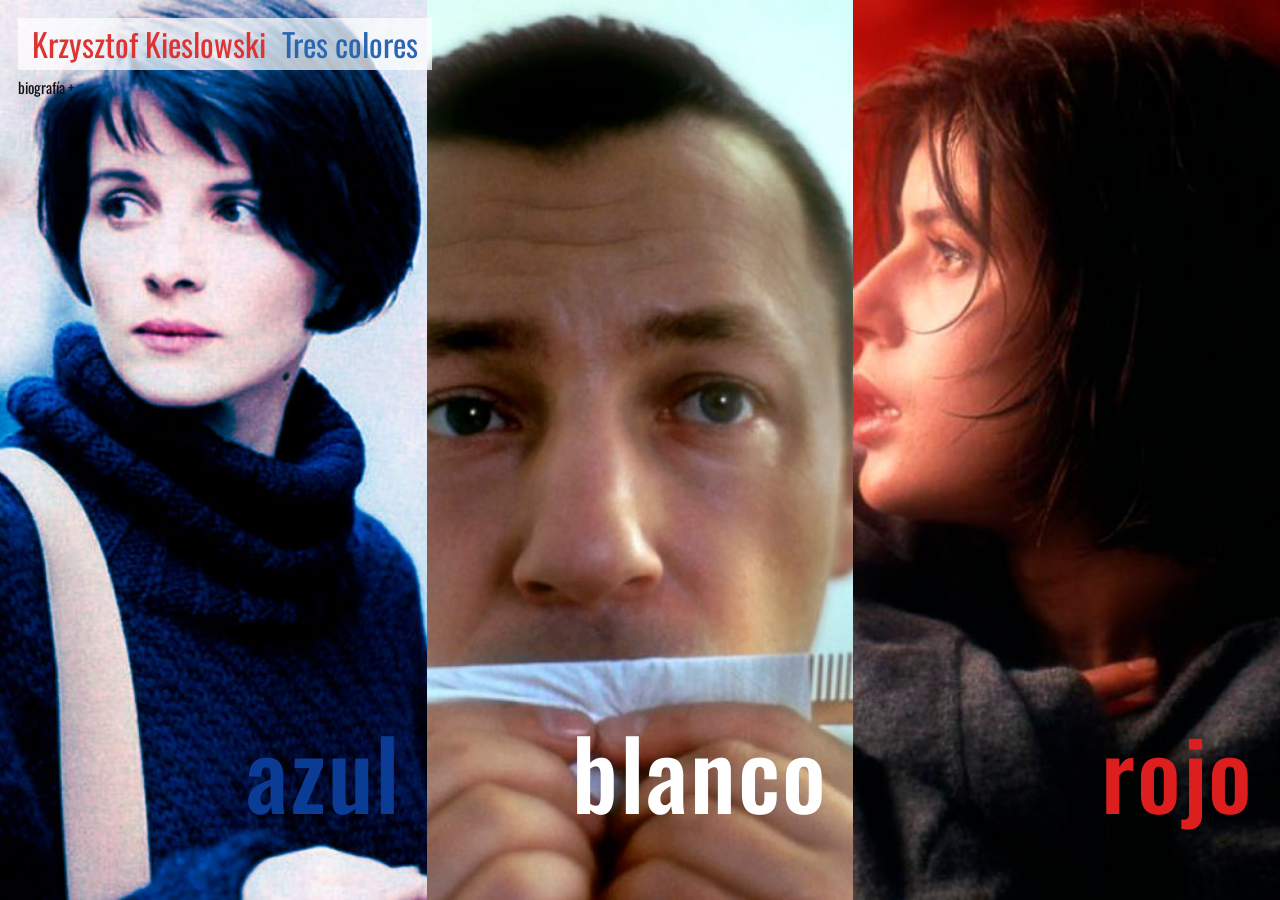
<file: index.html>
<!DOCTYPE html>
<html lang="es">
<head>
  <meta charset="UTF-8" />
  <meta name="viewport" content="width=device-width, initial-scale=1.0" />
  <title>Tres colores</title>

  <link rel="preconnect" href="https://fonts.googleapis.com">
  <link rel="preconnect" href="https://fonts.gstatic.com" crossorigin>
  <link href="https://fonts.googleapis.com/css2?family=Oswald:wght@400;500&display=swap" rel="stylesheet">

  <link rel="stylesheet" href="css/style.css" />
  <script defer src="js/app.js"></script>
</head>

<body class="home" data-page="home">
  <div id="app"></div>
</body>
</html>
</file>
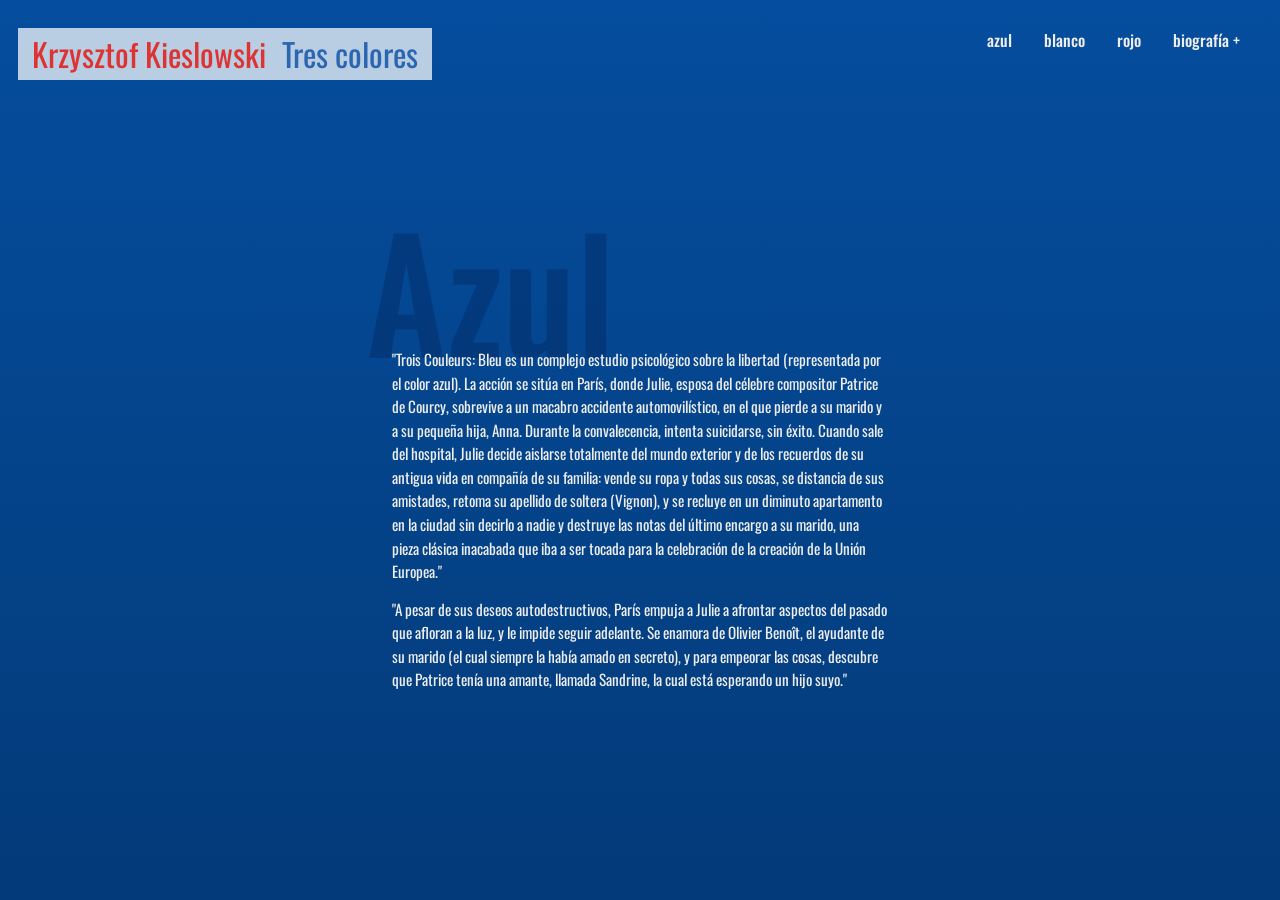
<file: azul.html>
<!DOCTYPE html>
<html lang="es">
<head>
  <meta charset="UTF-8" />
  <meta name="viewport" content="width=device-width, initial-scale=1.0" />
  <title>Azul</title>

  <link rel="preconnect" href="https://fonts.googleapis.com">
  <link rel="preconnect" href="https://fonts.gstatic.com" crossorigin>
  <link href="https://fonts.googleapis.com/css2?family=Oswald:wght@400;500&display=swap" rel="stylesheet">

  <link rel="stylesheet" href="css/style.css" />
  <script defer src="js/app.js"></script>
</head>

<body class="seccion" data-page="azul">
  <div id="app"></div>
</body>
</html>
</file>
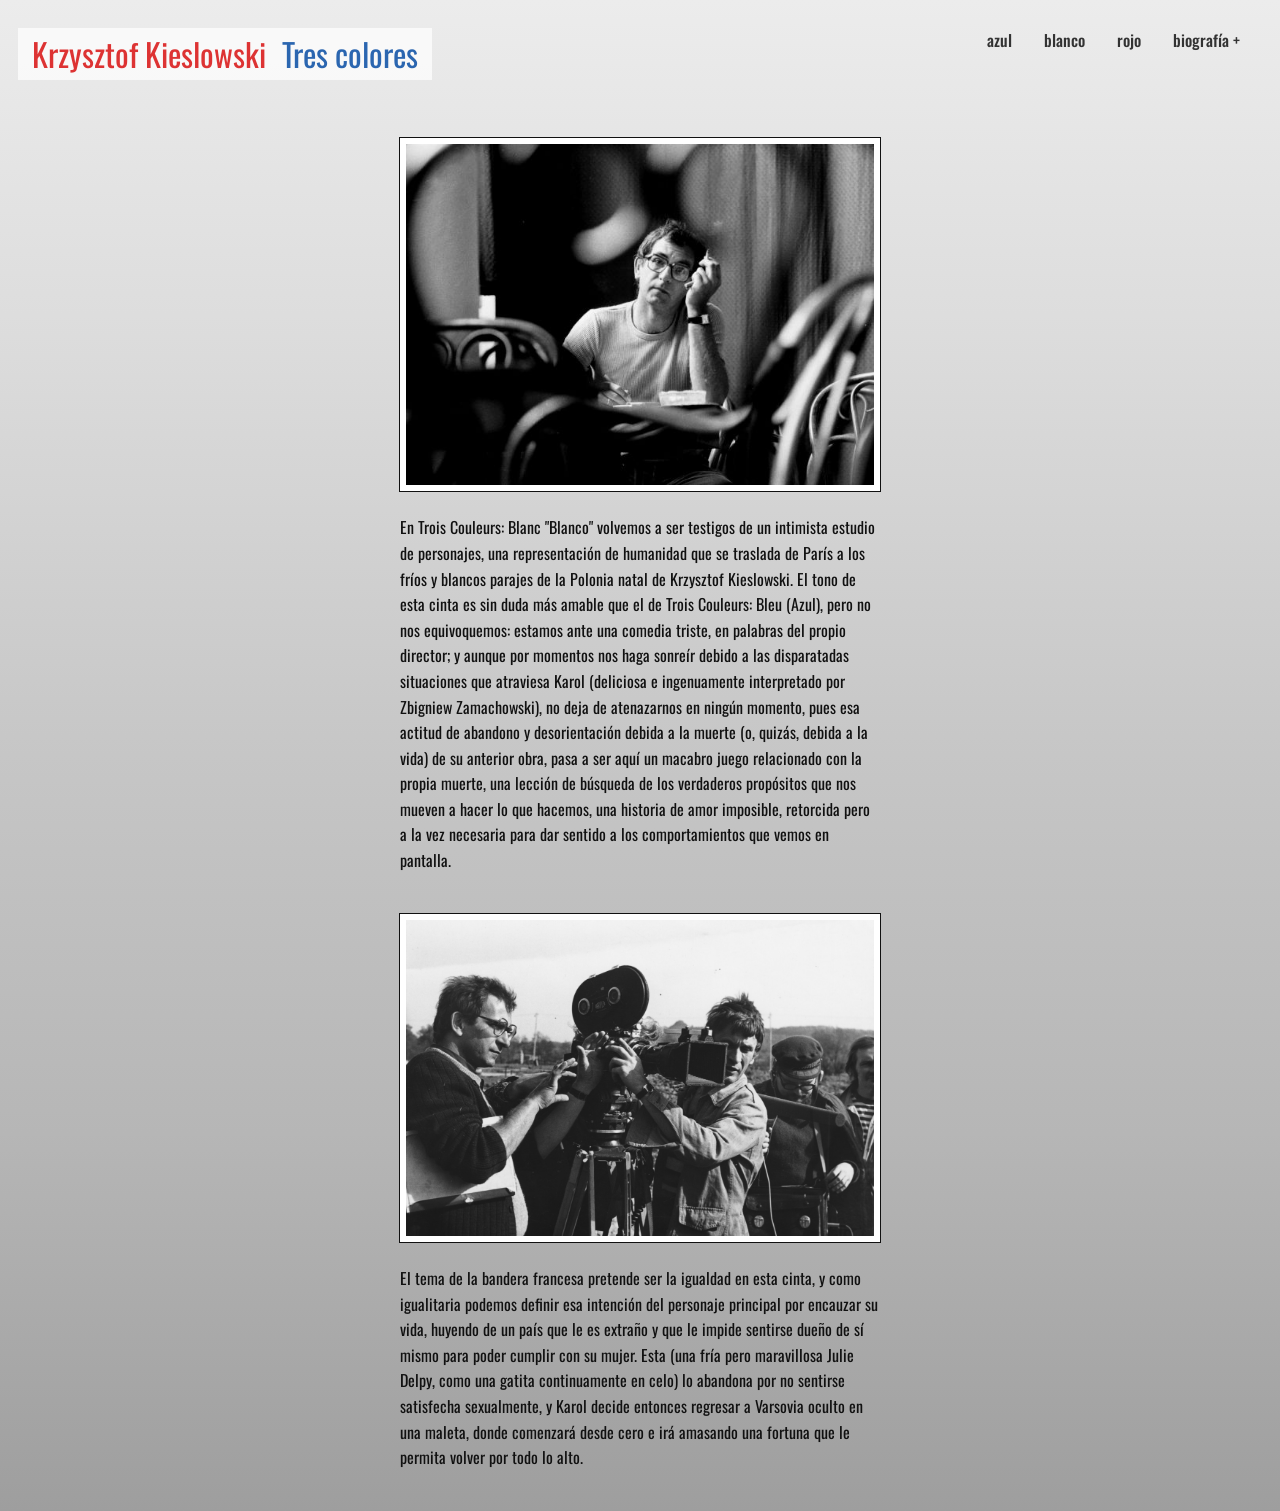
<file: bio.html>
<!DOCTYPE html>
<html lang="es">
<head>
  <meta charset="UTF-8" />
  <meta name="viewport" content="width=device-width, initial-scale=1.0" />
  <title>Biografía</title>

  <link rel="preconnect" href="https://fonts.googleapis.com">
  <link rel="preconnect" href="https://fonts.gstatic.com" crossorigin>
  <link href="https://fonts.googleapis.com/css2?family=Oswald:wght@400;500&display=swap" rel="stylesheet">

  <link rel="stylesheet" href="css/style.css" />
  <script defer src="js/app.js"></script>
</head>

<body class="seccion" data-page="bio">
  <div id="app"></div>
</body>
</html>
</file>
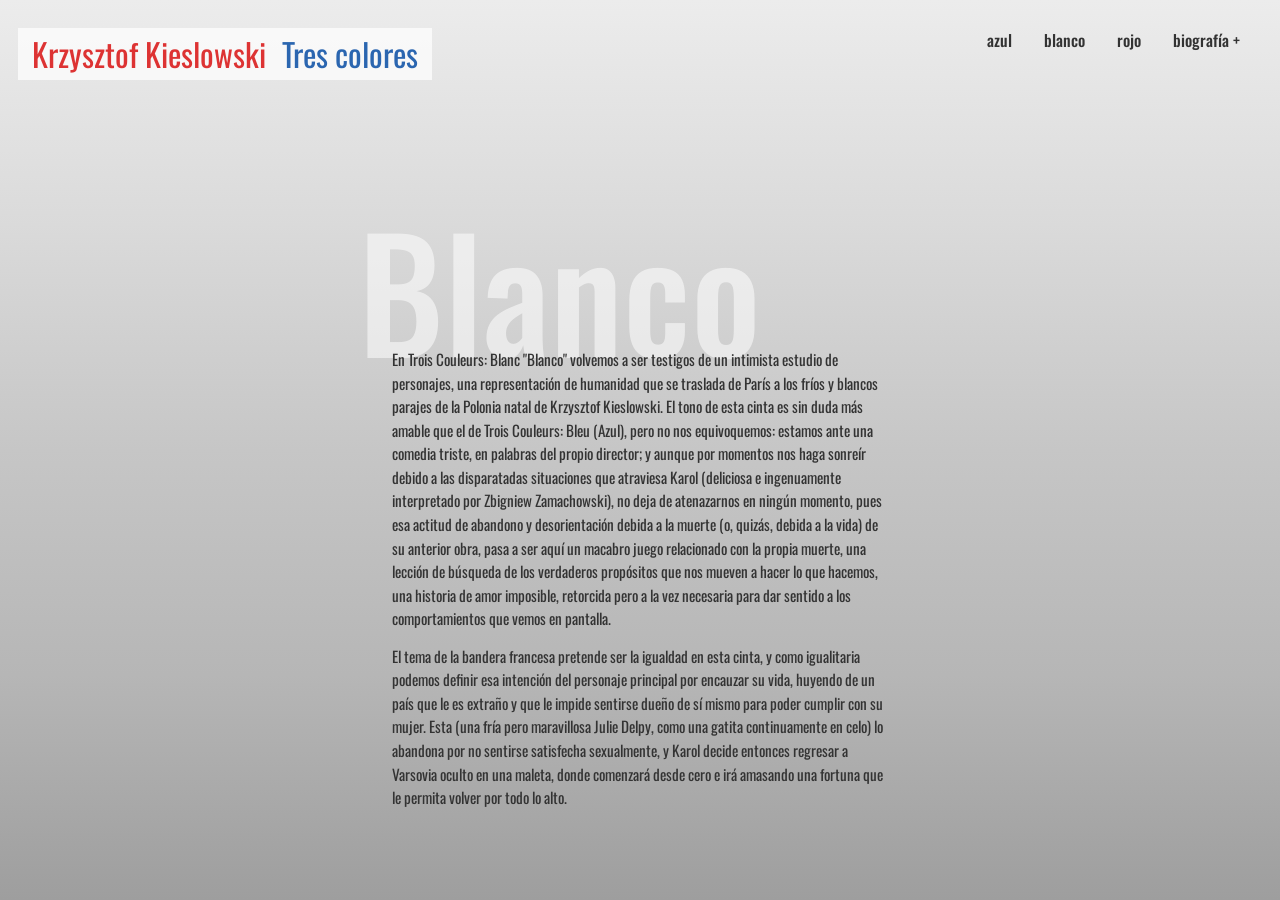
<file: blanco.html>
<!DOCTYPE html>
<html lang="es">
<head>
  <meta charset="UTF-8" />
  <meta name="viewport" content="width=device-width, initial-scale=1.0" />
  <title>Blanco</title>

  <link rel="preconnect" href="https://fonts.googleapis.com">
  <link rel="preconnect" href="https://fonts.gstatic.com" crossorigin>
  <link href="https://fonts.googleapis.com/css2?family=Oswald:wght@400;500&display=swap" rel="stylesheet">

  <link rel="stylesheet" href="css/style.css" />
  <script defer src="js/app.js"></script>
</head>

<body class="seccion" data-page="blanco">
  <div id="app"></div>
</body>
</html>
</file>
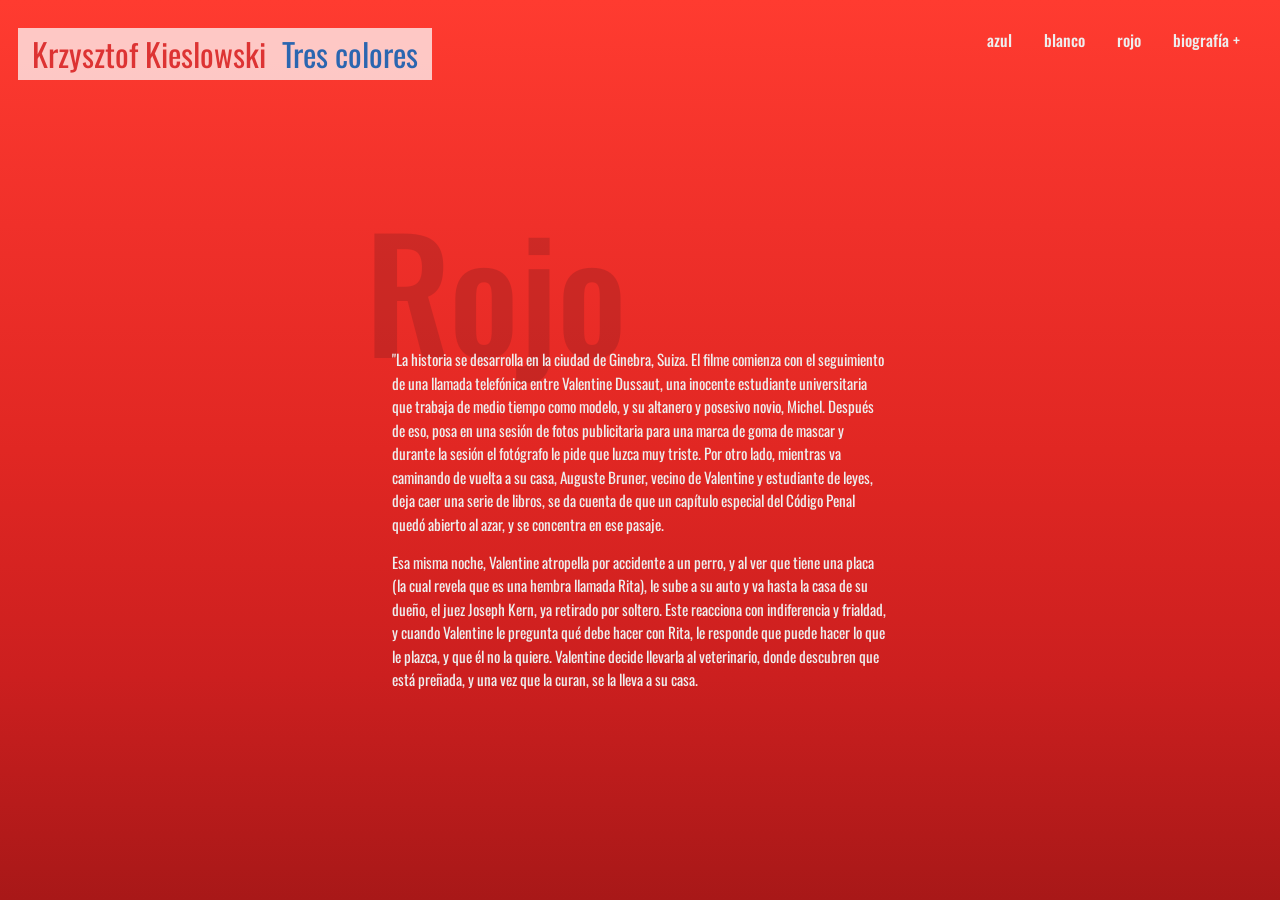
<file: rojo.html>
<!DOCTYPE html>
<html lang="es">
<head>
  <meta charset="UTF-8" />
  <meta name="viewport" content="width=device-width, initial-scale=1.0" />
  <title>Rojo</title>

  <link rel="preconnect" href="https://fonts.googleapis.com">
  <link rel="preconnect" href="https://fonts.gstatic.com" crossorigin>
  <link href="https://fonts.googleapis.com/css2?family=Oswald:wght@400;500&display=swap" rel="stylesheet">

  <link rel="stylesheet" href="css/style.css" />
  <script defer src="js/app.js"></script>
</head>

<body data-page="rojo">
  <div id="app"></div>
</body>
</html>
</file>
<file: css/style.css>
/* Reset básico */
* {
  margin: 0;
  padding: 0;
  box-sizing: border-box;
}

body {
  font-family: "Oswald", sans-serif;
  font-weight: 400;
  min-width: 320px;
}

/* =========================
   BRAND (H1) - MISMO TAMAÑO SIEMPRE
========================= */
.brand {
  margin: 0;
}

.brand a {
  display: inline-block;
  background: rgba(255, 255, 255, 0.72);
  padding: 10px 14px;
  text-decoration: none;
  line-height: 1;
}

.brand-red {
  color: #d33;
  font-weight: 400;      /* menos grosor */
  font-size: 2rem;     /* más pequeño */
  margin-right: 8px;
}

.brand-blue {
  color: #2b66b0;
  font-weight: 400;      /* menos grosor */
  font-size: 2rem;     /* más pequeño */
}

/* En páginas interiores NO quitamos el fondo: el profe lo mantiene también */
.brand--inner a {
  background: rgba(255, 255, 255, 0.72);
  padding: 10px 14px;
}

/* =========================
   HOME
========================= */
.home {
  overflow: hidden;
}

.home-header {
  position: absolute;
  top: 18px;
  left: 18px;
  z-index: 10;
}

/* ✅ En la HOME, "biografía +" SIN fondo (como el profe) */
.bio-home {
  display: inline-block;
  margin-top: 6px;
  font-size: 0.95rem;
  color: #111;
  text-decoration: none;
  background: transparent;
  padding: 0;
}

.home-nav ul {
  list-style: none;
  display: flex;
  height: 100vh;
}

.home-nav li {
  flex: 1;
}

.panel {
  display: block;
  height: 100%;
  background-position: center;
  background-repeat: no-repeat;
  background-size: cover;
  position: relative;
  text-decoration: none;
}

/* ✅ texto grande abajo derecha: MÁS PEQUEÑO + MÁS ABAJO */
.label {
  position: absolute;
  right: 2vw;
  bottom: 9vh; /* antes 3.2vh -> ahora más cerca del borde */
  font-size: clamp(4rem, 7.5vw, 7.5rem); /* antes demasiado grande */
  font-weight: 500;
  letter-spacing: 0.02em;
  text-transform: lowercase;
  line-height: 1;
}

.label.azul { color: #0a3c96; }      /* azul sólido */
.label.blanco { color: #ffffff; }    /* blanco sólido */
.label.rojo { color: #dc1e1e; }      /* rojo sólido */

/* Responsive: de columnas a filas */
@media (max-width: 950px) {
  .home-nav ul {
    flex-direction: column;
  }

  .panel {
    height: calc(100vh / 3);
  }

  .label {
    right: 5vw;
    bottom: 1.2vh;
    font-size: clamp(3.2rem, 14vw, 7.5rem);
  }

  /* NO cambiamos el tamaño del H1 aquí: debe ser igual en todas */
}

/* =========================
   PÁGINAS INTERIORES
========================= */
.seccion {
  min-height: 100vh;
}

body.azul {
  background: linear-gradient(
    to bottom,
    #054d9e 0%,
    #044792 33%,
    #044185 66%,
    #033a79 100%
  );
}

body.rojo {
  background: linear-gradient(
    to bottom,
    #ff3b30 0%,
    #f0302a 25%,
    #e12723 50%,
    #cc1f1f 75%,
    #a81818 100%
  );
}

body.blanco {
  background: linear-gradient(
    to bottom,
    #ececec 0%,
    #dadada 25%,
    #c6c6c6 50%,
    #b6b6b6 75%,
    #9e9e9e 100%
  );
}
body.azul,
body.rojo,
body.blanco {
  min-height: 100vh;
}

.topbar {
  display: flex;
  justify-content: space-between;
  gap: 20px;
  padding: 28px 40px 0 18px;
  /* ↑ arriba 28px | derecha 40px | abajo 0 | izquierda 18px */
  align-items: flex-start;
}

.menu ul {
  list-style: none;
  display: flex;
  gap: 32px;          /* MÁS ESPACIO ENTRE OPCIONES */
  align-items: center;
}

.menu a {
  text-decoration: none;
  text-transform: lowercase;
  font-weight: 500;
  font-size: 1rem;
  color: #333;
}

/* ✅ CAMBIO MÍNIMO: antes dependía de .seccion.azul/.seccion.rojo */
body.azul .menu a,
body.rojo .menu a {
  color: #eee;
}

.menu a.biografia {
  white-space: nowrap;
}

/* =========================
   CONTENIDO
========================= */
.contenido {
  position: relative;
  padding: 18px;
  display: flex;
  justify-content: center; /* centra la columna en páginas interiores */
}

.contenido h2 {
  position: absolute;
  top: 160px;        /* SUBE/BAJA: cambia este número */
  left: 50%;         /* ancla al centro */
  transform: translateX(-136%); /* lo centra de verdad */

  font-size: clamp(5rem, 12vw, 12rem);
  font-weight: 500;
  color: #032357;
  opacity: 0.35;
  line-height: 0.9;

  z-index: 0;         /* detrás */
  pointer-events: none;
}
/* Posición individual por página */

body.azul .contenido h2 {
  top: 140px;               /* mueve verticalmente */
  transform: translateX(-110%);
}

body.blanco .contenido h2 {
  top: 140px;               /* ejemplo: más abajo */
  transform: translateX(-70%);
}

body.rojo .contenido h2 {
  top: 140px;               /* ejemplo: más arriba */
  transform: translateX(-105%);
}

body.azul .contenido h2 { color: #032357; }
body.rojo .contenido h2 { color: #8f1f1f; }
body.blanco .contenido h2 { color: #ffffff; opacity: 0.55; }

.texto {
  position: relative;
  margin-top: 250px;
  max-width: 62ch;
  line-height: 1.55;
  font-size: 0.95rem;
}

.texto p + p {
  margin-top: 14px;
}

/* ✅ CAMBIO MÍNIMO: antes dependía de .seccion.azul/.seccion.rojo/.seccion.blanco */
body.azul .texto,
body.rojo .texto {
  color: #eee;
}

body.blanco .texto {
  color: #333;
}

/* =========================
   BIO - SOLO BIO
========================= */
body[data-page="bio"] {
  /* ✅ fuerza el degradado exacto en bio aunque JS añada clases */
  background: linear-gradient(
    to bottom,
    #ececec 0%,
    #dadada 25%,
    #c6c6c6 50%,
    #b6b6b6 75%,
    #9e9e9e 100%
  );
}

/* =========================
   BIO — PROPORCIONES CORREGIDAS
========================= */

body[data-page="bio"] .contenido {
  display: flex;
  justify-content: center;
  
  padding-left: 0 !important;
  padding-right: 0 !important;
}

body[data-page="bio"] .contenido .texto {
  width: 480px;        /* MÁS GRANDE */
  max-width: 90vw;
  margin-top: 0;
  font-size: 1rem;  /* MÁS GRANDE */
  line-height: 1.6;
  color: #111;
}

body[data-page="bio"] .bio-img {
  width: 100%;
  display: block;
  margin: 40px 0 24px 0;

  box-sizing: border-box;       /* CLAVE */
  border: 6px solid #ffffff;    /* marco blanco */
  outline: 1px solid #111111;   /* marco negro exterior */
}

body[data-page="bio"] .contenido .texto p {
  margin: 12px 0 22px;   /* aire más parecido al profe */
}

/* también metemos aire entre párrafos si están seguidos */
body[data-page="bio"] .contenido .texto p + p {
  margin-top: 18px;
}


/* =========================
   RESPONSIVE INTERIOR
========================= */
@media (max-width: 950px) {
  .topbar {
    flex-direction: column;
    align-items: flex-start;
  }

  .menu ul {
    gap: 14px;
  }

  .contenido h2 {
    left: 18px;
  }

  .texto {
    margin-top: 82px;
  }

  body[data-page="bio"] .contenido {
    justify-content: flex-start;
    padding-left: 18px;
    padding-right: 18px;
  }

  body[data-page="bio"] .contenido .texto {
    width: 100%;
    max-width: 92vw;
  }
}
body[data-page="bio"] .bio-img:first-of-type {
  margin-top: 40px;   /* espacio antes de la primera imagen */
}
</file>
